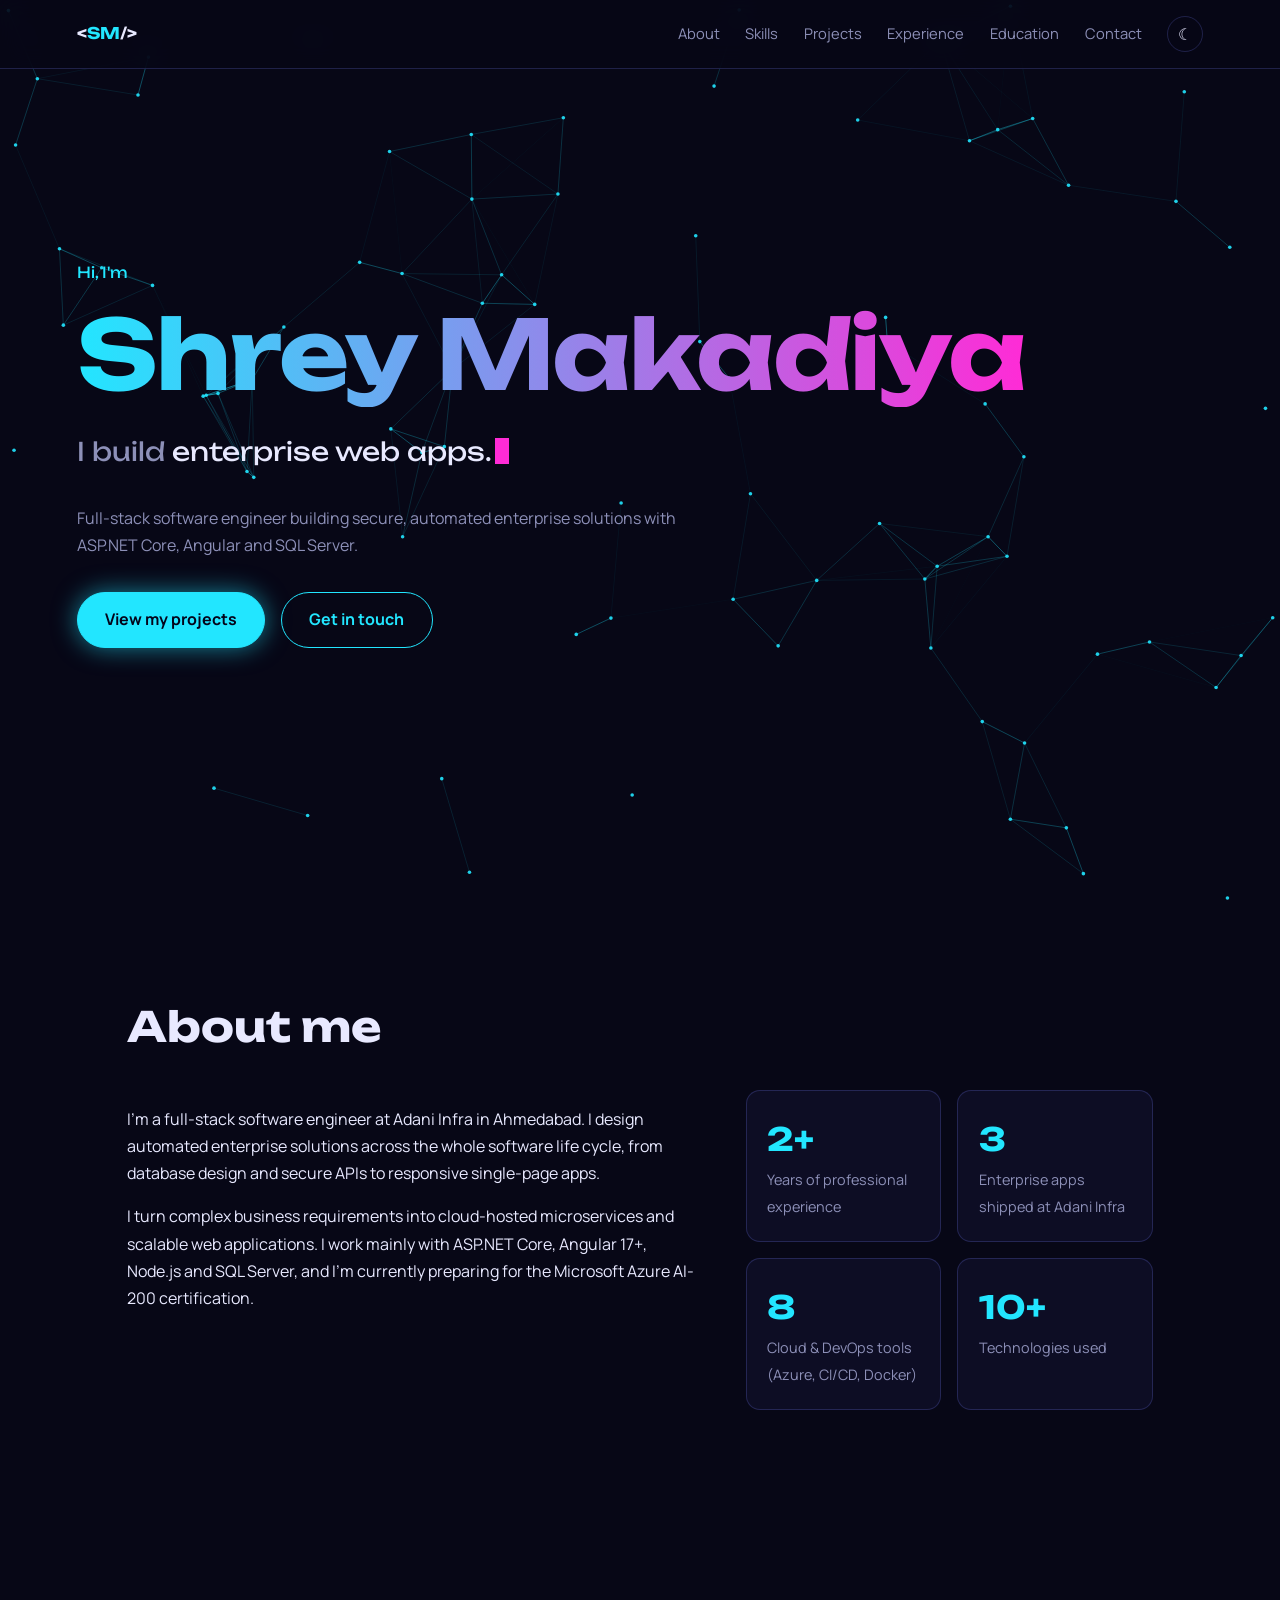
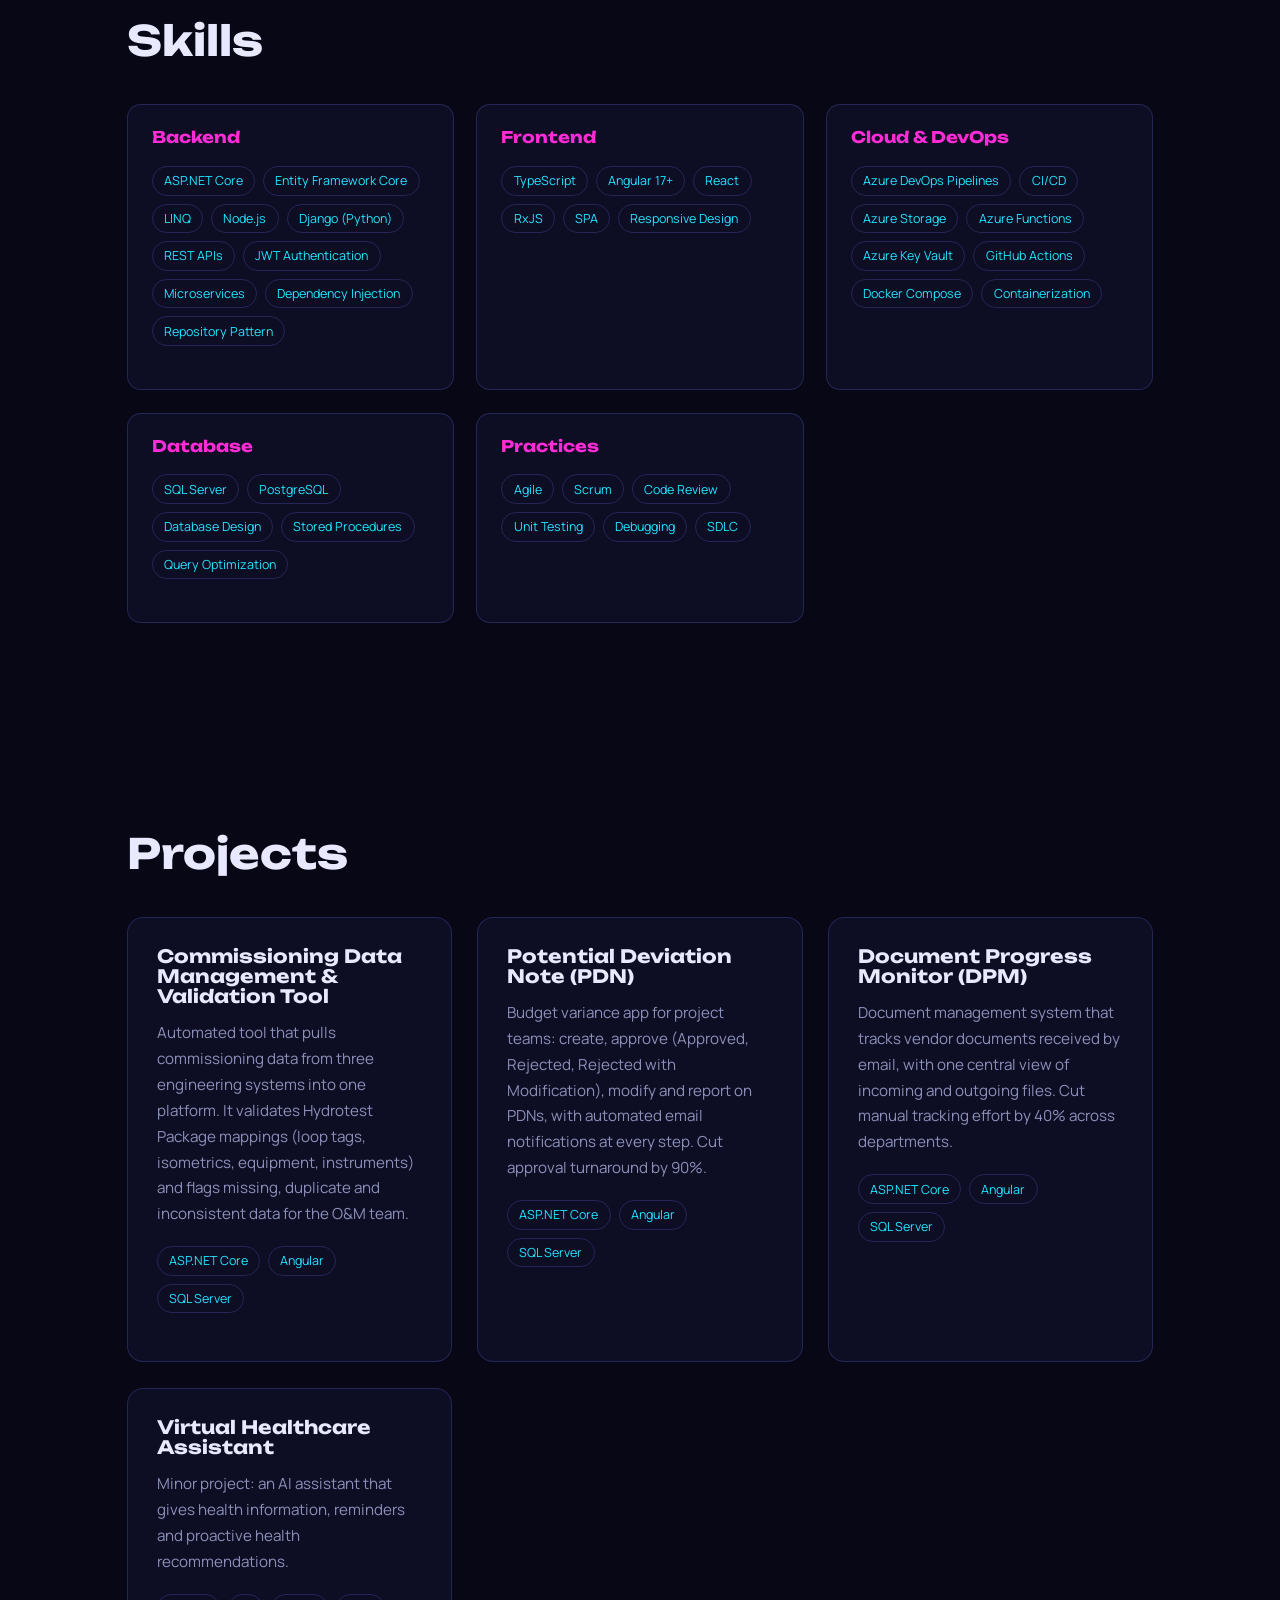
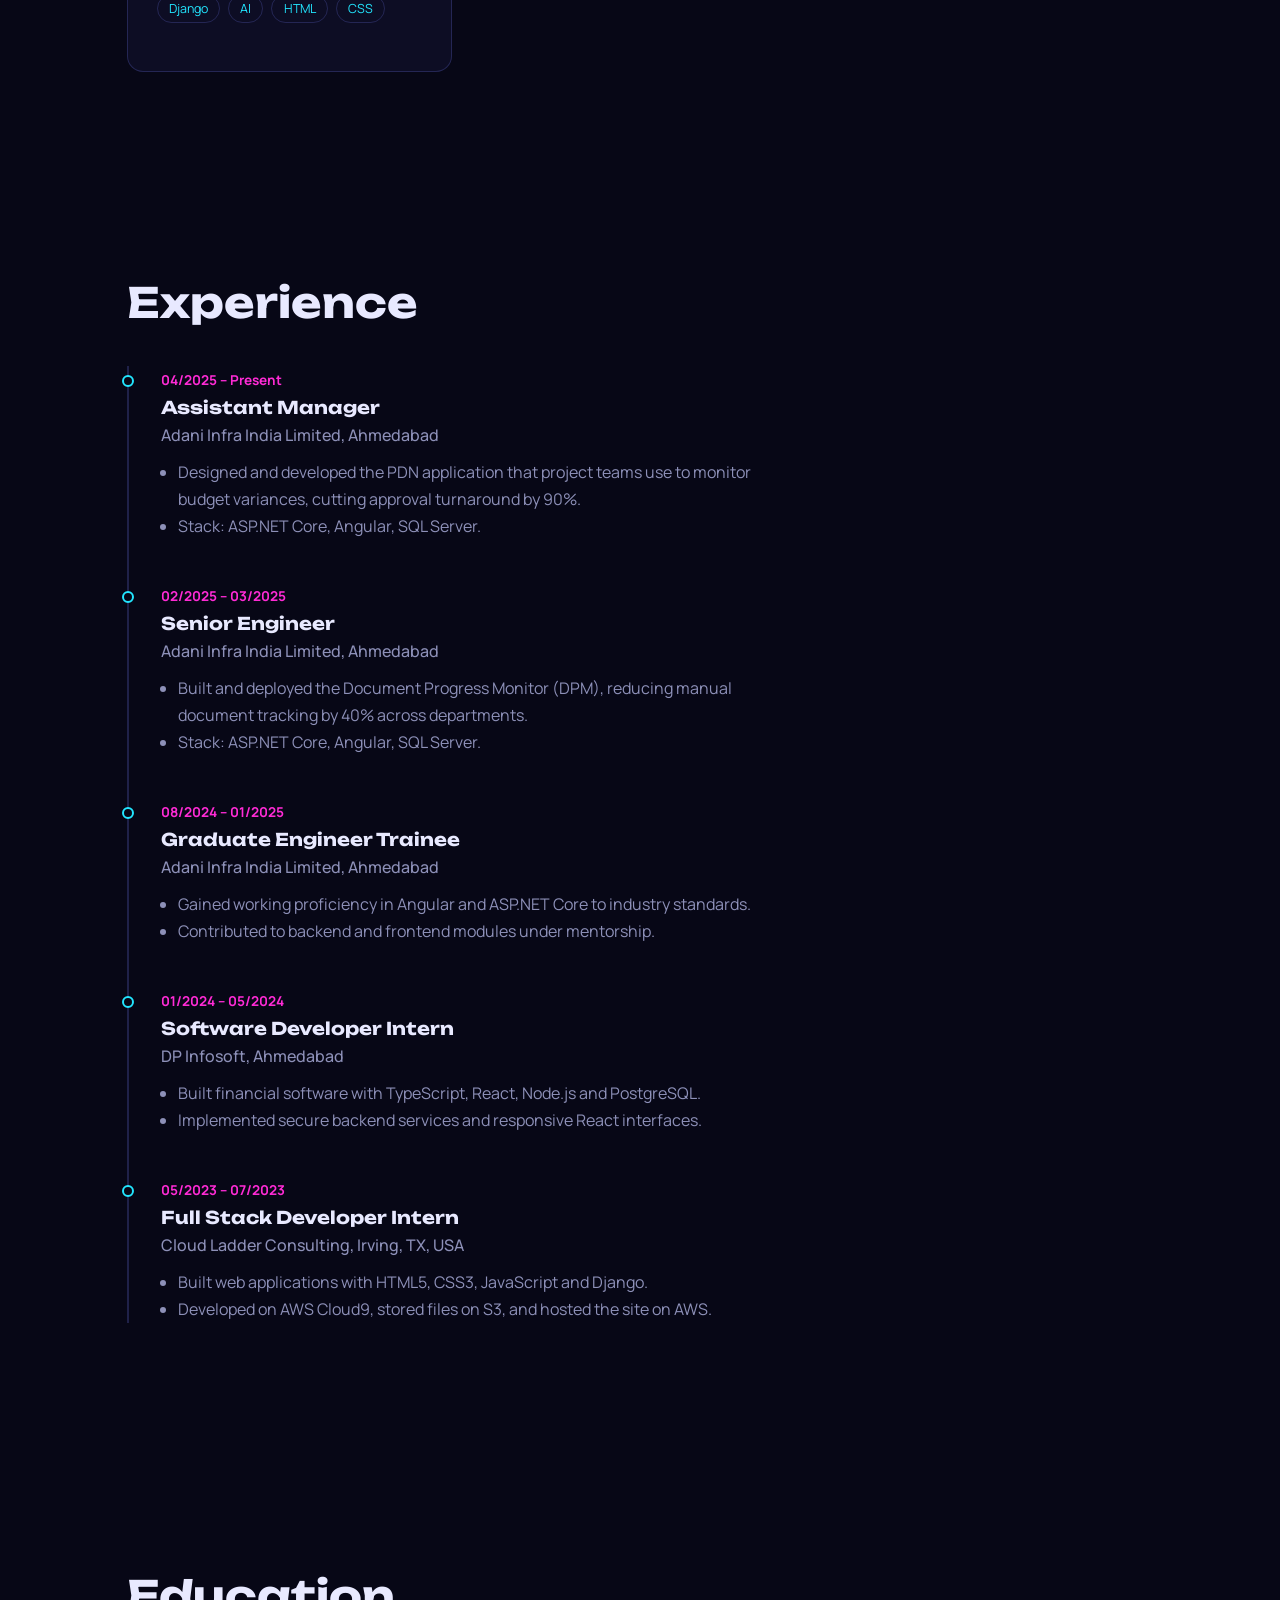
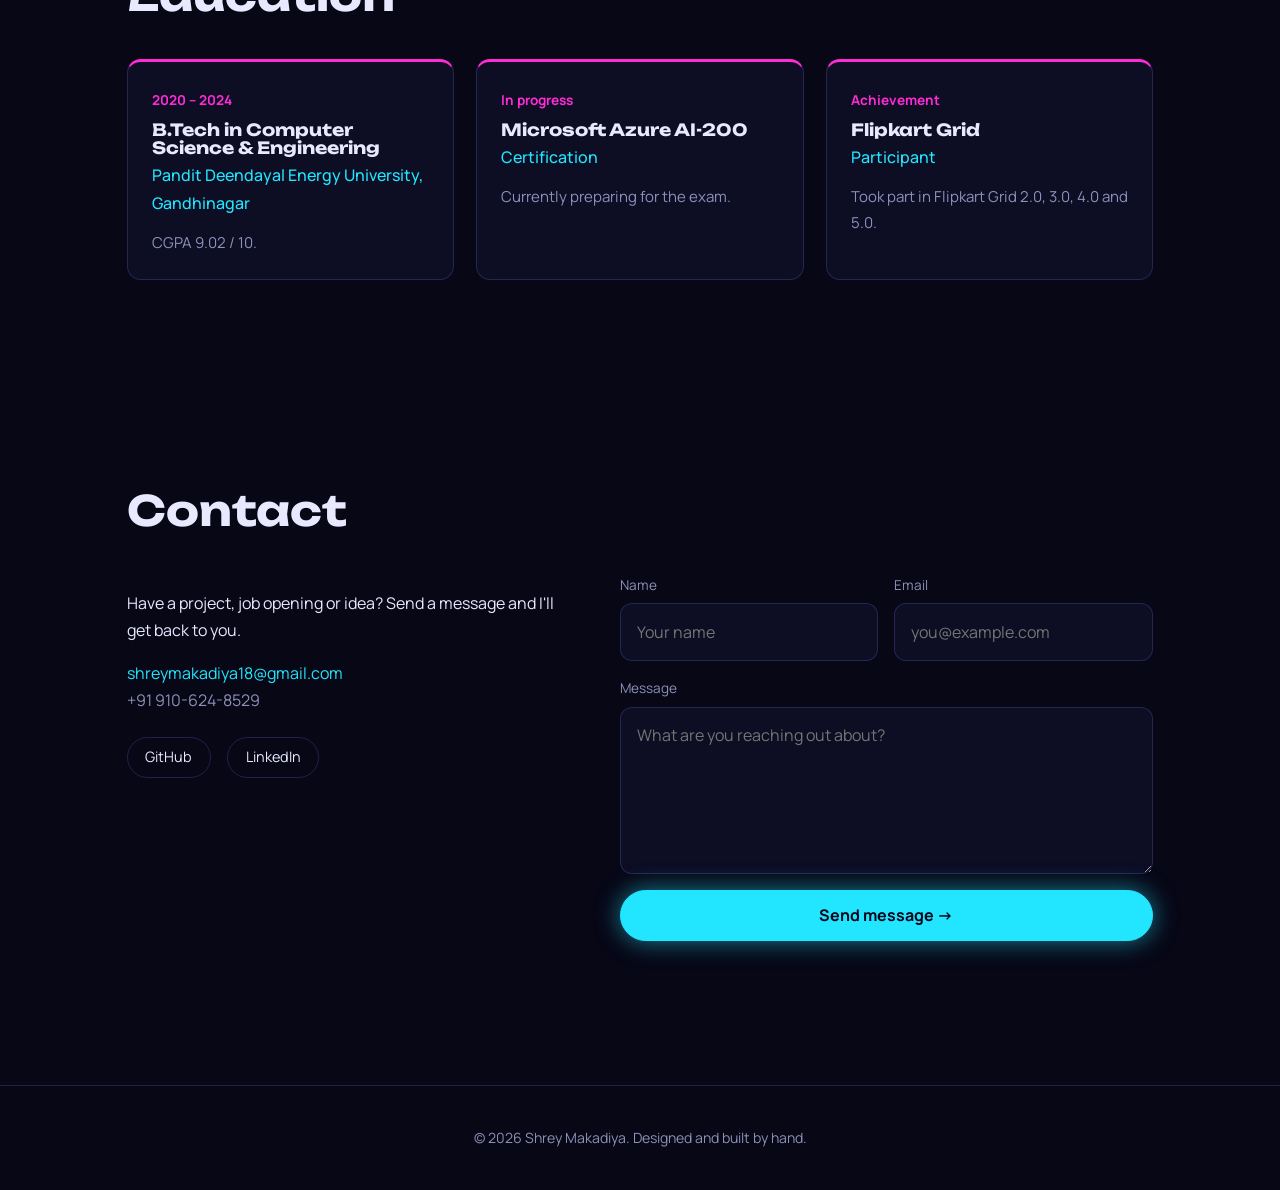
<file: website/index.html>
<!DOCTYPE html>
<html lang="en">
<head>
<meta charset="utf-8">
<meta name="viewport" content="width=device-width, initial-scale=1, viewport-fit=cover">
<script>try{var t=localStorage.getItem('theme')||'dark';document.documentElement.dataset.theme=t}catch(e){document.documentElement.dataset.theme='dark'}</script>
<title>Shrey Makadiya | Full-Stack Software Engineer</title>
<link rel="preconnect" href="https://fonts.googleapis.com">
<link href="https://fonts.googleapis.com/css2?family=Unbounded:wght@500;700&family=Manrope:wght@400;500;700&display=swap" rel="stylesheet">
<style>
:root{
  --bg:#070716;--bg2:#0d0d24;--ink:#e8e9ff;--mute:#8d90b8;
  --cyan:#22e6ff;--pink:#ff2bd6;--line:rgba(120,130,255,.22);
  --display:'Unbounded','Trebuchet MS',sans-serif;--body:'Manrope','Segoe UI',sans-serif;
  box-sizing:border-box;padding-top:env(safe-area-inset-top,0px);padding-bottom:env(safe-area-inset-bottom,0px);
}
:root{--btnink:#04041a;color-scheme:dark}
:root[data-theme="light"]{--bg:#f4f5ff;--bg2:#ffffff;--ink:#12123a;--mute:#4a4d80;--cyan:#0083a6;--pink:#c0129f;--line:rgba(60,60,160,.22);--btnink:#ffffff;color-scheme:light}
:root[data-theme="light"] .grp,:root[data-theme="light"] .stat,:root[data-theme="light"] .card,:root[data-theme="light"] .ed{box-shadow:0 8px 28px rgba(40,40,120,.09)}
:root[data-theme="light"] #glow{opacity:.5}
body,nav,.grp,.stat{transition:background-color .35s,border-color .35s,color .35s}
*,*::before,*::after{box-sizing:border-box}
html{height:auto;scroll-behavior:smooth;scroll-padding-top:80px}
body{margin:0;background:var(--bg);color:var(--ink);font:400 1rem/1.7 var(--body);overflow-x:hidden}
a{color:inherit;text-decoration:none}
:focus-visible{outline:2px solid var(--cyan);outline-offset:3px}
h1,h2,h3{font-family:var(--display);line-height:1.1;margin:0}
h2{font-size:clamp(1.6rem,4vw,2.6rem);margin-bottom:2.5rem}
section{padding:6.5rem 6vw;max-width:1180px;margin:auto}
p{max-width:64ch}

/* nav */
nav{position:fixed;top:env(safe-area-inset-top,0px);left:0;right:0;z-index:20;display:flex;justify-content:space-between;align-items:center;padding:1rem 6vw;background:color-mix(in srgb,var(--bg) 78%,transparent);backdrop-filter:blur(12px);border-bottom:1px solid var(--line)}
.logo{font-family:var(--display);font-weight:700;font-size:1rem}
.logo b{color:var(--cyan)}
nav ul{display:flex;gap:1.6rem;list-style:none;margin:0;padding:0;align-items:center}
nav a.l{font-size:.92rem;color:var(--mute);transition:color .2s}
nav a.l:hover,nav a.l.on{color:var(--cyan)}
#theme{background:none;border:1px solid var(--line);color:var(--ink);border-radius:50%;width:36px;height:36px;cursor:pointer;font-size:1rem}
#theme:hover{border-color:var(--cyan)}
@media(max-width:720px){nav ul li:not(:last-child){display:none}}

/* hero */
#hero{position:relative;min-height:100vh;max-width:none;display:flex;align-items:center;padding-top:7rem;overflow:hidden}
#net{position:absolute;inset:0;width:100%;height:100%}
.hero-in{position:relative;max-width:1180px;margin:auto;width:100%;pointer-events:none}
.hero-in a,.hero-in button{pointer-events:auto}
.hi{color:var(--cyan);font-family:var(--display);font-size:.95rem;margin:0 0 1rem}
h1{font-size:clamp(2.4rem,8.5vw,6rem);font-weight:700;letter-spacing:-.02em}
h1 .glitch{position:relative;display:inline-block;background:linear-gradient(90deg,var(--cyan),var(--pink));-webkit-background-clip:text;background-clip:text;color:transparent}
.role{font-family:var(--display);font-size:clamp(1rem,2.6vw,1.6rem);margin:1.4rem 0 1.2rem;min-height:2.2em;color:var(--mute)}
.role span{color:var(--ink)}
.caret{display:inline-block;width:.6ch;height:1em;background:var(--pink);vertical-align:-.12em;margin-left:3px;animation:blink 1s steps(2) infinite}
@keyframes blink{50%{opacity:0}}
.tag{color:var(--mute);margin-bottom:2rem}
.btns{display:flex;gap:1rem;flex-wrap:wrap}
.btn{display:inline-block;padding:.85rem 1.7rem;border-radius:999px;font-weight:700;border:1px solid var(--cyan);color:var(--cyan);transition:.25s;cursor:pointer;background:none;font-family:var(--body);font-size:1rem}
.btn.fill{background:var(--cyan);color:var(--btnink);box-shadow:0 0 24px color-mix(in srgb,var(--cyan) 55%,transparent)}
.btn:hover{transform:translateY(-3px);box-shadow:0 0 30px color-mix(in srgb,var(--pink) 60%,transparent);border-color:var(--pink)}
.hero-in>*{animation:rise .9s cubic-bezier(.2,.8,.2,1) both}
.hero-in>*:nth-child(2){animation-delay:.12s}.hero-in>*:nth-child(3){animation-delay:.24s}.hero-in>*:nth-child(4){animation-delay:.36s}.hero-in>*:nth-child(5){animation-delay:.48s}
@keyframes rise{from{opacity:0;transform:translateY(30px)}}

/* reveal */
.rv{opacity:0;transform:translateY(24px);transition:opacity .7s,transform .7s}
.rv.in{opacity:1;transform:none}

/* about */
.about{display:grid;grid-template-columns:1.4fr 1fr;gap:3rem;align-items:start}
.stats{display:grid;grid-template-columns:1fr 1fr;gap:1rem}
.stat{border:1px solid var(--line);border-radius:14px;padding:1.3rem;background:var(--bg2)}
.stat b{display:block;font-family:var(--display);font-size:2rem;color:var(--cyan)}
.stat span{color:var(--mute);font-size:.9rem}
@media(max-width:800px){.about{grid-template-columns:1fr}}

/* skills */
.skills{display:grid;grid-template-columns:repeat(auto-fit,minmax(260px,1fr));gap:1.4rem}
.grp{border:1px solid var(--line);border-radius:14px;padding:1.5rem;background:var(--bg2)}
.grp h3{font-size:1rem;margin-bottom:1.2rem;color:var(--pink)}
.sk{margin-bottom:1rem;font-size:.92rem}
.sk div{display:flex;justify-content:space-between;margin-bottom:.35rem}
.bar{height:6px;border-radius:6px;background:var(--line);overflow:hidden}
.bar i{display:block;height:100%;width:0;border-radius:6px;background:linear-gradient(90deg,var(--cyan),var(--pink));transition:width 1.4s cubic-bezier(.2,.8,.2,1);box-shadow:0 0 10px var(--cyan)}

/* projects */
.projects{display:grid;grid-template-columns:repeat(auto-fit,minmax(300px,1fr));gap:1.6rem}
.card{position:relative;border:1px solid var(--line);border-radius:16px;padding:1.8rem;background:var(--bg2);transform-style:preserve-3d;transition:transform .15s,border-color .3s,box-shadow .3s;overflow:hidden}
.card::before{content:"";position:absolute;inset:0;background:radial-gradient(320px circle at var(--mx,50%) var(--my,0%),color-mix(in srgb,var(--cyan) 22%,transparent),transparent 60%);opacity:0;transition:opacity .3s}
.card:hover{border-color:var(--cyan);box-shadow:0 0 34px color-mix(in srgb,var(--cyan) 25%,transparent)}
.card:hover::before{opacity:1}
.card>*{position:relative}
.card h3{font-size:1.15rem;margin-bottom:.8rem}
.card p{color:var(--mute);font-size:.95rem;margin:0 0 1.2rem}
.chips{display:flex;flex-wrap:wrap;gap:.5rem;margin-bottom:1.2rem}
.chips span{font-size:.78rem;padding:.2rem .7rem;border-radius:999px;border:1px solid var(--line);color:var(--cyan)}
.links a{color:var(--pink);font-weight:700;margin-right:1.2rem;font-size:.92rem}
.links a:hover{text-decoration:underline}

/* timeline */
.tl{position:relative;padding-left:2rem;border-left:2px solid var(--line)}
.tl::after{content:"";position:absolute;left:-2px;top:0;width:2px;height:var(--prog,0%);background:linear-gradient(var(--cyan),var(--pink));box-shadow:0 0 12px var(--cyan)}
.job{position:relative;margin-bottom:2.6rem}
.job::before{content:"";position:absolute;left:calc(-2rem - 7px);top:.55rem;width:12px;height:12px;border-radius:50%;background:var(--bg);border:2px solid var(--cyan)}
.job time{color:var(--pink);font-size:.85rem;font-weight:700}
.job h3{font-size:1.1rem;margin:.3rem 0}
.job h4{margin:0 0 .6rem;color:var(--mute);font-weight:500}
.job ul{margin:0;padding-left:1.1rem;color:var(--mute);max-width:64ch}

/* education */
.edu{display:grid;grid-template-columns:repeat(auto-fit,minmax(260px,1fr));gap:1.4rem}
.ed{border:1px solid var(--line);border-top:3px solid var(--pink);border-radius:14px;padding:1.5rem;background:var(--bg2);transition:transform .25s,border-color .25s,box-shadow .25s}
.ed:hover{transform:translateY(-6px);border-color:var(--cyan);box-shadow:0 0 28px color-mix(in srgb,var(--pink) 25%,transparent)}
.ed time{color:var(--pink);font-size:.85rem;font-weight:700}
.ed h3{font-size:1.05rem;margin:.5rem 0 .3rem}
.ed h4{margin:0 0 .8rem;color:var(--cyan);font-weight:500}
.ed p{margin:0;color:var(--mute);font-size:.94rem}

/* contact */
.contact{display:grid;grid-template-columns:1fr 1.2fr;gap:3rem}
.contact form{display:grid;gap:1rem}
input,textarea{width:100%;background:var(--bg2);border:1px solid var(--line);border-radius:12px;padding:.9rem 1rem;color:var(--ink);font:inherit;transition:border-color .2s,box-shadow .2s}
input:focus,textarea:focus{outline:none;border-color:var(--cyan);box-shadow:0 0 16px color-mix(in srgb,var(--cyan) 35%,transparent)}
label{font-size:.85rem;color:var(--mute);display:grid;gap:.4rem}
.soc{display:flex;gap:1rem;flex-wrap:wrap;margin-top:1.4rem}
.soc a{border:1px solid var(--line);border-radius:999px;padding:.45rem 1.1rem;font-size:.9rem;transition:.2s}
.soc a:hover{border-color:var(--pink);color:var(--pink)}
.form-row{display:grid;grid-template-columns:1fr 1fr;gap:1rem}.field{display:grid;gap:.4rem}.field label{font-size:.85rem;color:var(--mute)}.form-status{color:var(--cyan);min-height:1.5em}.form-status.err{color:var(--pink)}@media(max-width:520px){.form-row{grid-template-columns:1fr}}
@media(max-width:800px){.contact{grid-template-columns:1fr}}
footer{text-align:center;color:var(--mute);padding:2.5rem 1rem;border-top:1px solid var(--line);font-size:.88rem}

/* cursor glow */
#glow{position:fixed;width:380px;height:380px;border-radius:50%;pointer-events:none;z-index:0;background:radial-gradient(circle,color-mix(in srgb,var(--pink) 16%,transparent),transparent 65%);transform:translate(-50%,-50%);left:-999px;top:-999px}
main,nav,footer{position:relative;z-index:1}
nav{position:fixed;z-index:30}

@media(prefers-reduced-motion:reduce){
  *{animation:none!important;transition:none!important;scroll-behavior:auto!important}
  .rv{opacity:1;transform:none}.bar i{width:var(--w)!important}
}
</style>
</head>
<body>
<div id="glow" aria-hidden="true"></div>

<nav>
  <a class="logo" href="#hero">&lt;<b>SM</b>/&gt;</a>
  <ul>
    <li><a class="l" href="#about">About</a></li>
    <li><a class="l" href="#skills">Skills</a></li>
    <li><a class="l" href="#projects">Projects</a></li>
    <li><a class="l" href="#experience">Experience</a></li>
    <li><a class="l" href="#education">Education</a></li>
    <li><a class="l" href="#contact">Contact</a></li>
    <li><button id="theme" aria-label="Toggle light and dark theme">☾</button></li>
  </ul>
</nav>

<main>
<section id="hero">
  <canvas id="net" aria-hidden="true"></canvas>
  <div class="hero-in">
    <p class="hi">Hi, I'm</p>
    <h1><span class="glitch">Shrey Makadiya</span></h1>
    <div class="role">I build <span id="typed"></span><i class="caret"></i></div>
    <p class="tag">Full-stack software engineer building secure, automated enterprise solutions with ASP.NET Core, Angular and SQL Server.</p>
    <div class="btns">
      <a class="btn fill" href="#projects">View my projects</a>
      <a class="btn" href="#contact">Get in touch</a>
    </div>
  </div>
</section>

<section id="about">
  <h2 class="rv">About me</h2>
  <div class="about rv">
    <div>
      <p>I'm a full-stack software engineer at Adani Infra in Ahmedabad. I design automated enterprise solutions across the whole software life cycle, from database design and secure APIs to responsive single-page apps.</p>
      <p>I turn complex business requirements into cloud-hosted microservices and scalable web applications. I work mainly with ASP.NET Core, Angular 17+, Node.js and SQL Server, and I'm currently preparing for the Microsoft Azure AI-200 certification.</p>
    </div>
    <div class="stats">
      <div class="stat"><b data-n="2" data-s="+">0</b><span>Years of professional experience</span></div>
      <div class="stat"><b data-n="3" data-s="">0</b><span>Enterprise apps shipped at Adani Infra</span></div>
      <div class="stat"><b data-n="8" data-s="">0</b><span>Cloud &amp; DevOps tools (Azure, CI/CD, Docker)</span></div>
      <div class="stat"><b data-n="10" data-s="+">0</b><span>Technologies used</span></div>
    </div>
  </div>
</section>

<section id="skills">
  <h2 class="rv">Skills</h2>
  <div class="skills rv"><div class="grp"><h3>Backend</h3><div class="chips"><span>ASP.NET Core</span><span>Entity Framework Core</span><span>LINQ</span><span>Node.js</span><span>Django (Python)</span><span>REST APIs</span><span>JWT Authentication</span><span>Microservices</span><span>Dependency Injection</span><span>Repository Pattern</span></div></div><div class="grp"><h3>Frontend</h3><div class="chips"><span>TypeScript</span><span>Angular 17+</span><span>React</span><span>RxJS</span><span>SPA</span><span>Responsive Design</span></div></div><div class="grp"><h3>Cloud &amp; DevOps</h3><div class="chips"><span>Azure DevOps Pipelines</span><span>CI/CD</span><span>Azure Storage</span><span>Azure Functions</span><span>Azure Key Vault</span><span>GitHub Actions</span><span>Docker Compose</span><span>Containerization</span></div></div><div class="grp"><h3>Database</h3><div class="chips"><span>SQL Server</span><span>PostgreSQL</span><span>Database Design</span><span>Stored Procedures</span><span>Query Optimization</span></div></div><div class="grp"><h3>Practices</h3><div class="chips"><span>Agile</span><span>Scrum</span><span>Code Review</span><span>Unit Testing</span><span>Debugging</span><span>SDLC</span></div></div></div>
</section>

<section id="projects">
  <h2 class="rv">Projects</h2>
  <div class="projects rv"><article class="card"><h3>Commissioning Data Management &amp; Validation Tool</h3><p>Automated tool that pulls commissioning data from three engineering systems into one platform. It validates Hydrotest Package mappings (loop tags, isometrics, equipment, instruments) and flags missing, duplicate and inconsistent data for the O&amp;M team.</p><div class="chips"><span>ASP.NET Core</span><span>Angular</span><span>SQL Server</span></div></article><article class="card"><h3>Potential Deviation Note (PDN)</h3><p>Budget variance app for project teams: create, approve (Approved, Rejected, Rejected with Modification), modify and report on PDNs, with automated email notifications at every step. Cut approval turnaround by 90%.</p><div class="chips"><span>ASP.NET Core</span><span>Angular</span><span>SQL Server</span></div></article><article class="card"><h3>Document Progress Monitor (DPM)</h3><p>Document management system that tracks vendor documents received by email, with one central view of incoming and outgoing files. Cut manual tracking effort by 40% across departments.</p><div class="chips"><span>ASP.NET Core</span><span>Angular</span><span>SQL Server</span></div></article><article class="card"><h3>Virtual Healthcare Assistant</h3><p>Minor project: an AI assistant that gives health information, reminders and proactive health recommendations.</p><div class="chips"><span>Django</span><span>AI</span><span>HTML</span><span>CSS</span></div></article></div>
</section>

<section id="experience">
  <h2 class="rv">Experience</h2>
  <div class="tl rv" id="tl"><div class="job"><time>04/2025 – Present</time><h3>Assistant Manager</h3><h4>Adani Infra India Limited, Ahmedabad</h4><ul><li>Designed and developed the PDN application that project teams use to monitor budget variances, cutting approval turnaround by 90%.</li><li>Stack: ASP.NET Core, Angular, SQL Server.</li></ul></div><div class="job"><time>02/2025 – 03/2025</time><h3>Senior Engineer</h3><h4>Adani Infra India Limited, Ahmedabad</h4><ul><li>Built and deployed the Document Progress Monitor (DPM), reducing manual document tracking by 40% across departments.</li><li>Stack: ASP.NET Core, Angular, SQL Server.</li></ul></div><div class="job"><time>08/2024 – 01/2025</time><h3>Graduate Engineer Trainee</h3><h4>Adani Infra India Limited, Ahmedabad</h4><ul><li>Gained working proficiency in Angular and ASP.NET Core to industry standards.</li><li>Contributed to backend and frontend modules under mentorship.</li></ul></div><div class="job"><time>01/2024 – 05/2024</time><h3>Software Developer Intern</h3><h4>DP Infosoft, Ahmedabad</h4><ul><li>Built financial software with TypeScript, React, Node.js and PostgreSQL.</li><li>Implemented secure backend services and responsive React interfaces.</li></ul></div><div class="job"><time>05/2023 – 07/2023</time><h3>Full Stack Developer Intern</h3><h4>Cloud Ladder Consulting, Irving, TX, USA</h4><ul><li>Built web applications with HTML5, CSS3, JavaScript and Django.</li><li>Developed on AWS Cloud9, stored files on S3, and hosted the site on AWS.</li></ul></div></div>
</section>

<section id="education">
  <h2 class="rv">Education</h2>
  <div class="edu rv"><article class="ed"><time>2020 – 2024</time><h3>B.Tech in Computer Science &amp; Engineering</h3><h4>Pandit Deendayal Energy University, Gandhinagar</h4><p>CGPA 9.02 / 10.</p></article><article class="ed"><time>In progress</time><h3>Microsoft Azure AI-200</h3><h4>Certification</h4><p>Currently preparing for the exam.</p></article><article class="ed"><time>Achievement</time><h3>Flipkart Grid</h3><h4>Participant</h4><p>Took part in Flipkart Grid 2.0, 3.0, 4.0 and 5.0.</p></article></div>
</section>

<section id="contact">
  <h2 class="rv">Contact</h2>
  <div class="contact rv">
    <div>
      <p>Have a project, job opening or idea? Send a message and I'll get back to you.</p>
      <p><a href="mailto:shreymakadiya18@gmail.com" style="color:var(--cyan)">shreymakadiya18@gmail.com</a><br><a href="tel:+919106248529" style="color:var(--mute)">+91 910-624-8529</a></p>
      <div class="soc"><a href="https://github.com/shreymakadiya18" target="_blank" rel="noopener">GitHub</a><a href="https://linkedin.com/in/shrey-makadiya-b47a26212" target="_blank" rel="noopener">LinkedIn</a></div>
    </div>
    <form class="contact-form" id="contactForm" action="https://formsubmit.co/shreymakadiya18@gmail.com" method="POST">
      <input type="hidden" name="_subject" value="New message from portfolio site">
      <input type="hidden" name="_template" value="table">
      <input type="hidden" name="_captcha" value="false">
      <input type="text" name="_honey" style="display:none" tabindex="-1" autocomplete="off">
      <div class="form-row">
        <div class="field"><label for="name">Name</label><input type="text" id="name" name="Name" placeholder="Your name" autocomplete="name" required></div>
        <div class="field"><label for="email">Email</label><input type="email" id="email" name="Email" placeholder="you@example.com" autocomplete="email" required></div>
      </div>
      <div class="field"><label for="message">Message</label><textarea id="message" name="Message" rows="5" placeholder="What are you reaching out about?" required></textarea></div>
      <button type="submit" class="btn fill" id="submitBtn">Send message →</button>
      <div class="form-status" id="formStatus" role="status"></div>
    </form>
  </div>
</section>
</main>

<footer>© <span id="yr"></span> Shrey Makadiya. Designed and built by hand.</footer>

<script>
// year
document.getElementById('yr').textContent=new Date().getFullYear();

// theme
const root=document.documentElement,tb=document.getElementById('theme');
tb.textContent=root.dataset.theme==='light'?'☀':'☾';tb.title='Switch to '+(root.dataset.theme==='light'?'night':'day')+' mode';
tb.onclick=()=>{const l=root.dataset.theme==='light'?'dark':'light';root.dataset.theme=l;tb.textContent=l==='light'?'☀':'☾';tb.title='Switch to '+(l==='light'?'night':'day')+' mode';try{localStorage.setItem('theme',l)}catch(e){};col()};

// typing effect
const words=['enterprise web apps.','ASP.NET Core APIs.','Angular interfaces.','cloud-ready microservices.'];
const el=document.getElementById('typed');let w=0,c=0,del=false;
(function type(){
  const s=words[w];el.textContent=s.slice(0,c);
  if(!del&&c===s.length){del=true;return setTimeout(type,1400)}
  if(del&&c===0){del=false;w=(w+1)%words.length}
  c+=del?-1:1;setTimeout(type,del?40:85);
})();

// particle network
const cv=document.getElementById('net'),cx=cv.getContext('2d');
let W,H,pts=[],m={x:-999,y:-999},cyan,pink;
function col(){const s=getComputedStyle(root);cyan=s.getPropertyValue('--cyan').trim();pink=s.getPropertyValue('--pink').trim()}
col();
function size(){W=cv.width=cv.offsetWidth;H=cv.height=cv.offsetHeight;
  pts=Array.from({length:Math.min(90,Math.floor(W*H/14000))},()=>({x:Math.random()*W,y:Math.random()*H,vx:(Math.random()-.5)*.5,vy:(Math.random()-.5)*.5}))}
size();addEventListener('resize',size);
cv.parentElement.addEventListener('pointermove',e=>{const r=cv.getBoundingClientRect();m.x=e.clientX-r.left;m.y=e.clientY-r.top});
cv.parentElement.addEventListener('pointerleave',()=>{m.x=m.y=-999});
const still=matchMedia('(prefers-reduced-motion:reduce)').matches;
function draw(){
  cx.clearRect(0,0,W,H);
  for(const p of pts){
    if(!still){p.x+=p.vx;p.y+=p.vy}
    if(p.x<0||p.x>W)p.vx*=-1;if(p.y<0||p.y>H)p.vy*=-1;
    const dx=p.x-m.x,dy=p.y-m.y,d=Math.hypot(dx,dy);
    if(d<140){p.x+=dx/d*1.6;p.y+=dy/d*1.6}
    cx.fillStyle=cyan;cx.globalAlpha=.9;cx.beginPath();cx.arc(p.x,p.y,1.8,0,7);cx.fill();
  }
  for(let i=0;i<pts.length;i++)for(let j=i+1;j<pts.length;j++){
    const a=pts[i],b=pts[j],d=Math.hypot(a.x-b.x,a.y-b.y);
    if(d<130){cx.globalAlpha=(1-d/130)*.45;cx.strokeStyle=cyan;cx.beginPath();cx.moveTo(a.x,a.y);cx.lineTo(b.x,b.y);cx.stroke()}
  }
  for(const p of pts){const d=Math.hypot(p.x-m.x,p.y-m.y);if(d<170){cx.globalAlpha=(1-d/170)*.8;cx.strokeStyle=pink;cx.beginPath();cx.moveTo(p.x,p.y);cx.lineTo(m.x,m.y);cx.stroke()}}
  requestAnimationFrame(draw);
}
draw();

// cursor glow + card spotlight/tilt
const g=document.getElementById('glow');
addEventListener('pointermove',e=>{g.style.left=e.clientX+'px';g.style.top=e.clientY+'px'});
document.querySelectorAll('.card').forEach(k=>{
  k.addEventListener('pointermove',e=>{const r=k.getBoundingClientRect(),x=e.clientX-r.left,y=e.clientY-r.top;
    k.style.setProperty('--mx',x+'px');k.style.setProperty('--my',y+'px');
    if(!still)k.style.transform=`perspective(700px) rotateY(${(x/r.width-.5)*8}deg) rotateX(${-(y/r.height-.5)*8}deg)`});
  k.addEventListener('pointerleave',()=>k.style.transform='');
});

// reveal, counters, bars
const io=new IntersectionObserver(es=>es.forEach(e=>{
  if(!e.isIntersecting)return;const t=e.target;t.classList.add('in');io.unobserve(t);
  t.querySelectorAll('.bar i').forEach(b=>{b.style.setProperty('--w',b.dataset.w+'%');b.style.width=b.dataset.w+'%'});
  t.querySelectorAll('[data-n]').forEach(n=>{const to=+n.dataset.n;let v=0;const st=Math.max(1,to/60);
    (function up(){v=Math.min(to,v+st);n.textContent=(to%1?v.toFixed(2):Math.round(v))+(n.dataset.s||'');if(v<to)requestAnimationFrame(up)})()});
}),{threshold:.2});
document.querySelectorAll('.rv').forEach(e=>io.observe(e));

// timeline progress
const tl=document.getElementById('tl');
function prog(){const r=tl.getBoundingClientRect();tl.style.setProperty('--prog',Math.max(0,Math.min(100,(innerHeight*.7-r.top)/r.height*100))+'%')}
addEventListener('scroll',prog,{passive:true});prog();

// active nav link
const links=[...document.querySelectorAll('nav a.l')];
const so=new IntersectionObserver(es=>es.forEach(e=>{if(e.isIntersecting)links.forEach(a=>a.classList.toggle('on',a.getAttribute('href')==='#'+e.target.id))}),{rootMargin:'-45% 0px -50% 0px'});
document.querySelectorAll('main section').forEach(s=>so.observe(s));

// contact form (opens the visitor's email app)
// Contact form: posts to FormSubmit without leaving the page
(()=>{
  const form=document.getElementById('contactForm'),btn=document.getElementById('submitBtn'),st=document.getElementById('formStatus');
  const to='shreymakadiya18@gmail.com';
  form.addEventListener('submit',async e=>{
    e.preventDefault();
    if(form.querySelector('[name=_honey]').value)return;
    btn.disabled=true;btn.textContent='Sending...';st.className='form-status';st.textContent='';
    try{
      const r=await fetch(form.action.replace('formsubmit.co/','formsubmit.co/ajax/'),{method:'POST',headers:{Accept:'application/json'},body:new FormData(form)});
      const d=await r.json();
      if(!r.ok||d.success==='false'||d.success===false)throw new Error(d.message||'failed');
      st.textContent='Message sent. Thanks, I will reply soon.';form.reset();
    }catch(err){
      st.className='form-status err';st.innerHTML='Could not send right now. Please email me at <a href="mailto:'+to+'" style="text-decoration:underline">'+to+'</a>.';
    }
    btn.disabled=false;btn.textContent='Send message →';
  });
})();
</script>
</body>
</html>
</file>
